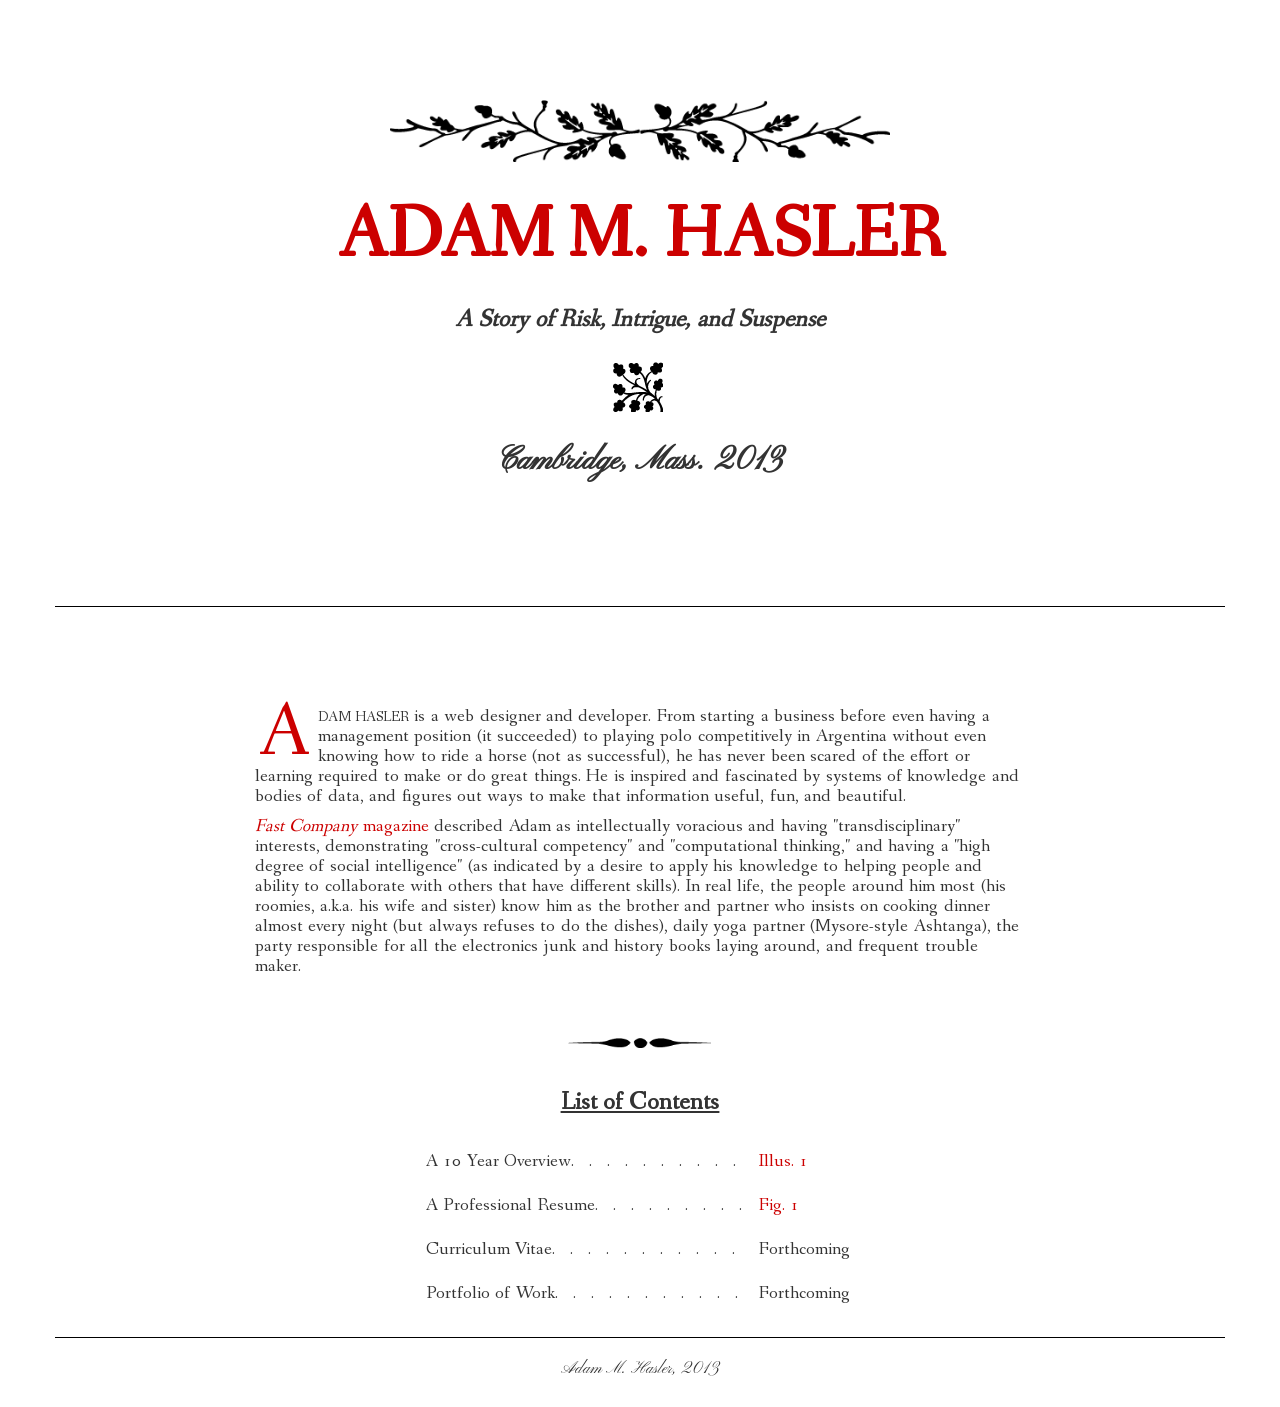
<file: index.html>
<!DOCTYPE html>
<!--[if lt IE 7]>      <html class="no-js lt-ie9 lt-ie8 lt-ie7"> <![endif]-->
<!--[if IE 7]>         <html class="no-js lt-ie9 lt-ie8"> <![endif]-->
<!--[if IE 8]>         <html class="no-js lt-ie9"> <![endif]-->
<!--[if gt IE 8]><!--> <html class="no-js"> <!--<![endif]-->
    <head>
        <link href='http://fonts.googleapis.com/css?family=Pinyon+Script' rel='stylesheet' type='text/css'>
        <meta charset="utf-8">
        <meta http-equiv="X-UA-Compatible" content="IE=edge,chrome=1">
        <title></title>
        <meta name="description" content="">
        <meta name="viewport" content="width=device-width">

        <link rel="stylesheet" href="css/bootstrap.min.css">
        <link rel="stylesheet" href="css/bootstrap-responsive.min.css">
        <link rel="stylesheet" href="css/main.css">

        <script src="js/vendor/modernizr-2.6.2-respond-1.1.0.min.js"></script>
    </head>
    <body>
        <!--[if lt IE 7]>
            <p class="chromeframe">You are using an <strong>outdated</strong> browser. Please <a href="http://browsehappy.com/">upgrade your browser</a> or <a href="http://www.google.com/chromeframe/?redirect=true">activate Google Chrome Frame</a> to improve your experience.</p>
        <![endif]-->
        <div class="container">
            <hgroup>
                <img src="img/top-image.png" alt="top-adornment" />
                <h1>Adam M. Hasler</h1>
                <h3><em>A Story of Risk, Intrigue, and Suspense</em></h3>
                <img src="img/ornament.png" alt="center-ornament" class="center-ornament"/>
                <h2>Cambridge, Mass. 2013</h2>
                <hr>
            </hgroup>
            
            <div class="row">
                <div class="span8 offset2">
                    <p><span>A</span><span class="all-caps">dam Hasler</span>is a web designer and developer. From starting a business before even having a management position (it succeeded) to playing polo competitively in Argentina without even knowing how to ride a horse (not as successful), he has never been scared of the effort or learning required to make or do great things. He is inspired and fascinated by systems of knowledge and bodies of data, and figures out ways to make that information useful, fun, and beautiful.</p>

                    <p><a href="http://www.fastcompany.com/1802731/four-year-career"><em>Fast Company</em> magazine</a> described Adam as intellectually voracious and having "transdisciplinary" interests, demonstrating "cross-cultural competency" and "computational thinking," and having a "high degree of social intelligence" (as indicated by a desire to apply his knowledge to helping people and ability to collaborate with others that have different skills). In real life, the people around him most (his roomies, a.k.a. his wife and sister) know him as the brother and partner who insists on cooking dinner almost every night (but always refuses to do the dishes), daily yoga partner (Mysore-style Ashtanga), the party responsible for all the electronics junk and history books laying around, and frequent trouble maker.</p>
                </div>
            </div> <!--body paragraph --> 

            <img src="img/hr.png" alt="section break" class="center-break" />

            <div class="row">
                <div class="span12 toc">
                    <h3>List of Contents</h3>
                    <table>
                        <tr>
                            <td>A 10 Year Overview<span class="dots">..........</span></td>
                            <td><a href="./tenYear.html">Illus. 1</a></td>
                        </tr>
                        <tr>
                            <td>A Professional Resume<span class="dots">.........</span></td>
                            <td><a href="./resume.html">Fig. 1</a></td>
                        </tr>
                        <tr>
                            <td>Curriculum Vitae<span class="dots">...........</span></td>
                            <td>Forthcoming</td>
                        </tr>
                        <tr>
                            <td>Portfolio of Work<span class="dots">...........</span></td>
                            <td>Forthcoming</td>
                        </tr>
                    </table>
                </div>
            </div><!--TOC-->
            <hr>
            <div class="row">
                <div class="span12 footer">
                    Adam M. Hasler, 2013
                </div>
            </div>




        </div>
        

        <script src="//ajax.googleapis.com/ajax/libs/jquery/1.9.1/jquery.min.js"></script>
        <script>window.jQuery || document.write('<script src="js/vendor/jquery-1.9.1.min.js"><\/script>')</script>

        <script src="js/vendor/bootstrap.min.js"></script>

        <script src="js/main.js"></script>
        <script>document.write('<script src="http://' + (location.host || 'localhost').split(':')[0] + ':35729/livereload.js?snipver=1"></' + 'script>')</script>
    </body>
</html>
</file>
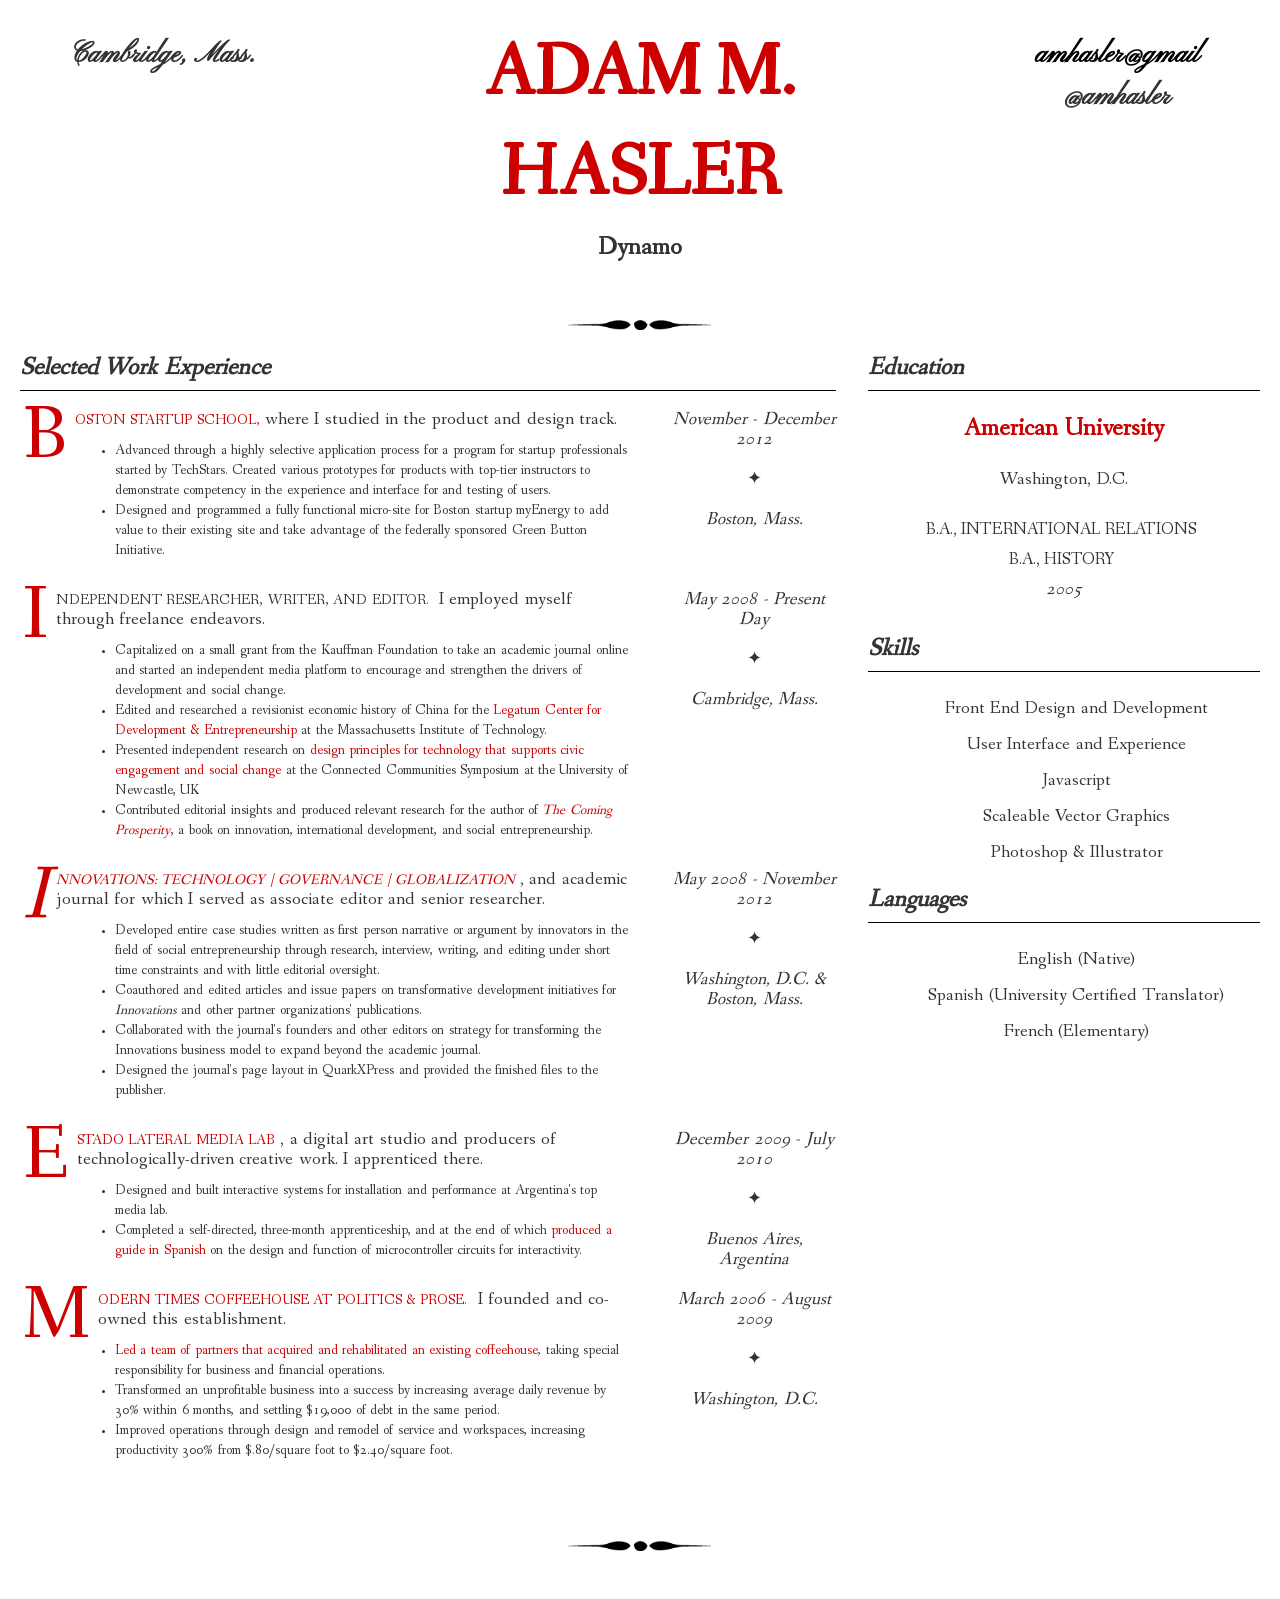
<file: resume.html>
<!DOCTYPE html>
<!--[if lt IE 7]>      <html class="no-js lt-ie9 lt-ie8 lt-ie7"> <![endif]-->
<!--[if IE 7]>         <html class="no-js lt-ie9 lt-ie8"> <![endif]-->
<!--[if IE 8]>         <html class="no-js lt-ie9"> <![endif]-->
<!--[if gt IE 8]><!--> <html class="no-js"> <!--<![endif]-->
    <head>
        <link href='http://fonts.googleapis.com/css?family=Pinyon+Script' rel='stylesheet' type='text/css'>
        <meta charset="utf-8">
        <meta http-equiv="X-UA-Compatible" content="IE=edge,chrome=1">
        <title></title>
        <meta name="description" content="">
        <meta name="viewport" content="width=device-width">

        <link rel="stylesheet" href="css/bootstrap.min.css">
        <style>
            body {
                padding-top: 60px;
                padding-bottom: 40px;
            }
        </style>
        <link rel="stylesheet" href="css/bootstrap-responsive.min.css">
        <link rel="stylesheet" href="css/main.css">

        <script src="js/vendor/modernizr-2.6.2-respond-1.1.0.min.js"></script>
        <style>
            svg {
                width:100%;
            }
        </style>
    </head>
    <body>
        <!--[if lt IE 7]>
            <p class="chromeframe">You are using an <strong>outdated</strong> browser. Please <a href="http://browsehappy.com/">upgrade your browser</a> or <a href="http://www.google.com/chromeframe/?redirect=true">activate Google Chrome Frame</a> to improve your experience.</p>
        <![endif]-->

        <!-- This code is taken from http://twitter.github.com/bootstrap/examples/hero.html -->
        <header class="container-fluid resume-top">
            <div class="row-fluid">
                <div class="span3 header-square">
                    <h2>Cambridge, Mass.</h2>
                </div>
                <div class="span6">
                    <h1>Adam M. Hasler</h1>
                    <h3>Dynamo</h3>
                </div>
                <div class="span3 header-square">
                    <h2><a href="mailto:amhasler@gmail.com">amhasler@gmail</a></h2>
                    <h2>@amhasler</h2>
                </div>

            </div>
            <img src="img/hr.png" alt="section break" class="center-break" />
        </header>

        <div class="main-resume container-fluid">
            <div class="row-fluid work-page">
                <section class="work-ex span8" style="page-break-after: always">
                    <h3><em>Selected Work Experience</em></h3>
                    <div class="job-entry">
                        <div class="job-desc">
                            <p><a href="http://www.bostonstartupschool.com/"><span>B</span><span class="all-caps">oston Startup School,</span></a>where I studied in the product and design track.</p>
                            <ul>
                                <li>Advanced through a highly selective application process for a program for startup professionals started by TechStars. Created various prototypes for products with top-tier instructors to demonstrate competency in the experience and interface for and testing of users.</li>
                                <li>Designed and programmed a fully functional micro-site for Boston startup myEnergy to add value to their existing site and take advantage of the federally sponsored Green Button Initiative.</li>
                            </ul>
                        </div>
                        <p class="job-date">November - December 2012</p>
                        <p class="divider-dot"></p>
                        <p class="job-location">Boston, Mass.</p>
                    </div>
                    <div class="job-entry">
                        <div class="job-desc">
                            <p><span>I</span><span class="all-caps">ndependent Researcher, Writer, and Editor.</span> I employed myself through freelance endeavors.</p>
                            <ul>
                                <li>Capitalized on a small grant from the Kauffman Foundation to take an academic journal online and started an independent media platform to encourage and strengthen the drivers of development and social change.</li>
                                <li>Edited and researched a revisionist economic history of China for the <a href="http://legatum.mit.edu/">Legatum Center for Development &amp; Entrepreneurship</a> at the Massachusetts Institute of Technology.</li>
                                <li>Presented independent research on <a href="http://side-creative.ncl.ac.uk/communities/symposium11/adam-hasler-et-al/">design principles for technology that supports civic engagement and social change</a> at the Connected Communities Symposium at the University of Newcastle, UK</li>
                                  <li>Contributed editorial insights and produced relevant research for the author of <a href="http://thecomingprosperity.blogspot.com/"><em>The Coming Prosperity</em></a>, a book on innovation, international development, and social entrepreneurship.</li>
                            </ul>
                        </div>
                        <p class="job-date">May 2008 - Present Day</p>
                        <p class="divider-dot"></p>
                        <p class="job-location">Cambridge, Mass.</p>
                    </div>
                    <div class="job-entry">
                        <div class="job-desc">
                            <p><em><a href="http://www.mitpressjournals.org/itgg"><span>I</span><span class="all-caps">nnovations: Technology | Governance | Globalization</span></a></em>, and academic journal for which I served as associate editor and senior researcher.</p>
                            <ul>
                                <li>Developed entire case studies written as first person narrative or argument by innovators in the field of social entrepreneurship through research, interview, writing, and editing under short time constraints and with little editorial oversight.</li>
                                  <li>Coauthored and edited articles and issue papers on transformative development initiatives for <em>Innovations</em> and other partner organizations' publications.</li>
                                  <li>Collaborated with the journal's founders and other editors on strategy for transforming the Innovations business model to expand beyond the academic journal.</li>
                                  <li>Designed the journal's page layout in QuarkXPress and provided the finished files to the publisher.</li>
                            </ul>
                        </div>
                        <p class="job-date">May 2008 - November 2012</p>
                        <p class="divider-dot"></p>
                        <p class="job-location">Washington, D.C. &amp; Boston, Mass.</p>
                    </div>
                    <div class="job-entry">
                        <div class="job-desc">
                            <p><a href="http://estadolateral.net/"><span>E</span><span class="all-caps">stado Lateral Media Lab</span></a>, a digital art studio and producers of technologically-driven creative work. I apprenticed there.</p>
                            <ul>
                                <li>Designed and built interactive systems for installation and performance at Argentina's top media lab.</li>
                              <li>Completed a self-directed, three-month apprenticeship, and at the end of which <a href="http://www.projectpageone.com/informes/sobre.html">produced a guide in Spanish</a> on the design and function of microcontroller circuits for interactivity.</li>
                            </ul>
                        </div>
                        <p class="job-date">December 2009 - July 2010</p>
                        <p class="divider-dot"></p>
                        <p class="job-location">Buenos Aires, Argentina</p>
                    </div>
                    <div class="job-entry">
                        <div class="job-desc">
                            <p><a href="http://www.moderntimescoffeehouse.com/"><span>M</span><span class="all-caps">odern Times Coffeehouse at Politics &amp; Prose.</span></a> I founded and co-owned this establishment.</p>
                            <ul>
                                <li><a href="http://www.washingtonpost.com/wp-dyn/content/article/2006/07/25/AR2006072500352.html">Led a team of partners that acquired and rehabilitated an existing coffeehouse</a>, taking special responsibility for business and financial operations.</li>
                                  <li>Transformed an unprofitable business into a success by increasing average daily revenue by 30% within 6 months, and settling $19,000 of debt in the same period.</li>
                                  <li>Improved operations through design and remodel of service and workspaces, increasing productivity 300% from $.80/square foot to $2.40/square foot.</li>
                            </ul>
                        </div>
                        <p class="job-date">March 2006 - August 2009</p>
                        <p class="divider-dot"></p>
                        <p class="job-location">Washington, D.C.</p>
                    </div>
                </section><!--work-ex-->
                <section class="span4 sidebar">
                    <div class="education">
                        <h3><em>Education</em></h3>
                        <div class="school-info">
                            <h3><a href="http://www.american.edu/">American University</a></h3>
                            <p>Washington, D.C.</p>
                            <div class="degrees">
                                <p class="all-caps">B.A., International Relations</p>
                                <p class="all-caps">B.A., History</p>
                                <p><em>2005</em></p>
                            </div>

                        </div>
                    </div>
                    <div class="skills">
                        <h3><em>Skills</em></h3>
                        <ul>
                            <li>Front End Design and Development</li>
                            <li>User Interface and Experience</li>
                            <li>Javascript</li>
                            <li>Scaleable Vector Graphics</li>
                            <li>Photoshop &amp; Illustrator</li>
                        </ul>
                        <h3><em>Languages</em></h3>
                        <ul>
                            <li>English (Native)</li>
                            <li>Spanish (University Certified Translator)</li>
                            <li>French (Elementary)</li>
                        </ul>
                    </div>
                </section> <!--sidebar-->
            </div>
            <img src="img/hr.png" alt="section break" class="center-break" />
        </div>
        

        <script src="//ajax.googleapis.com/ajax/libs/jquery/1.9.1/jquery.min.js"></script>
        <script>window.jQuery || document.write('<script src="js/vendor/jquery-1.9.1.min.js"><\/script>')</script>

        <script src="js/vendor/bootstrap.min.js"></script>

        <script src="js/main.js"></script>
        <script>document.write('<script src="http://' + (location.host || 'localhost').split(':')[0] + ':35729/livereload.js?snipver=1"></' + 'script>')</script>
    </body>
</html>
</file>
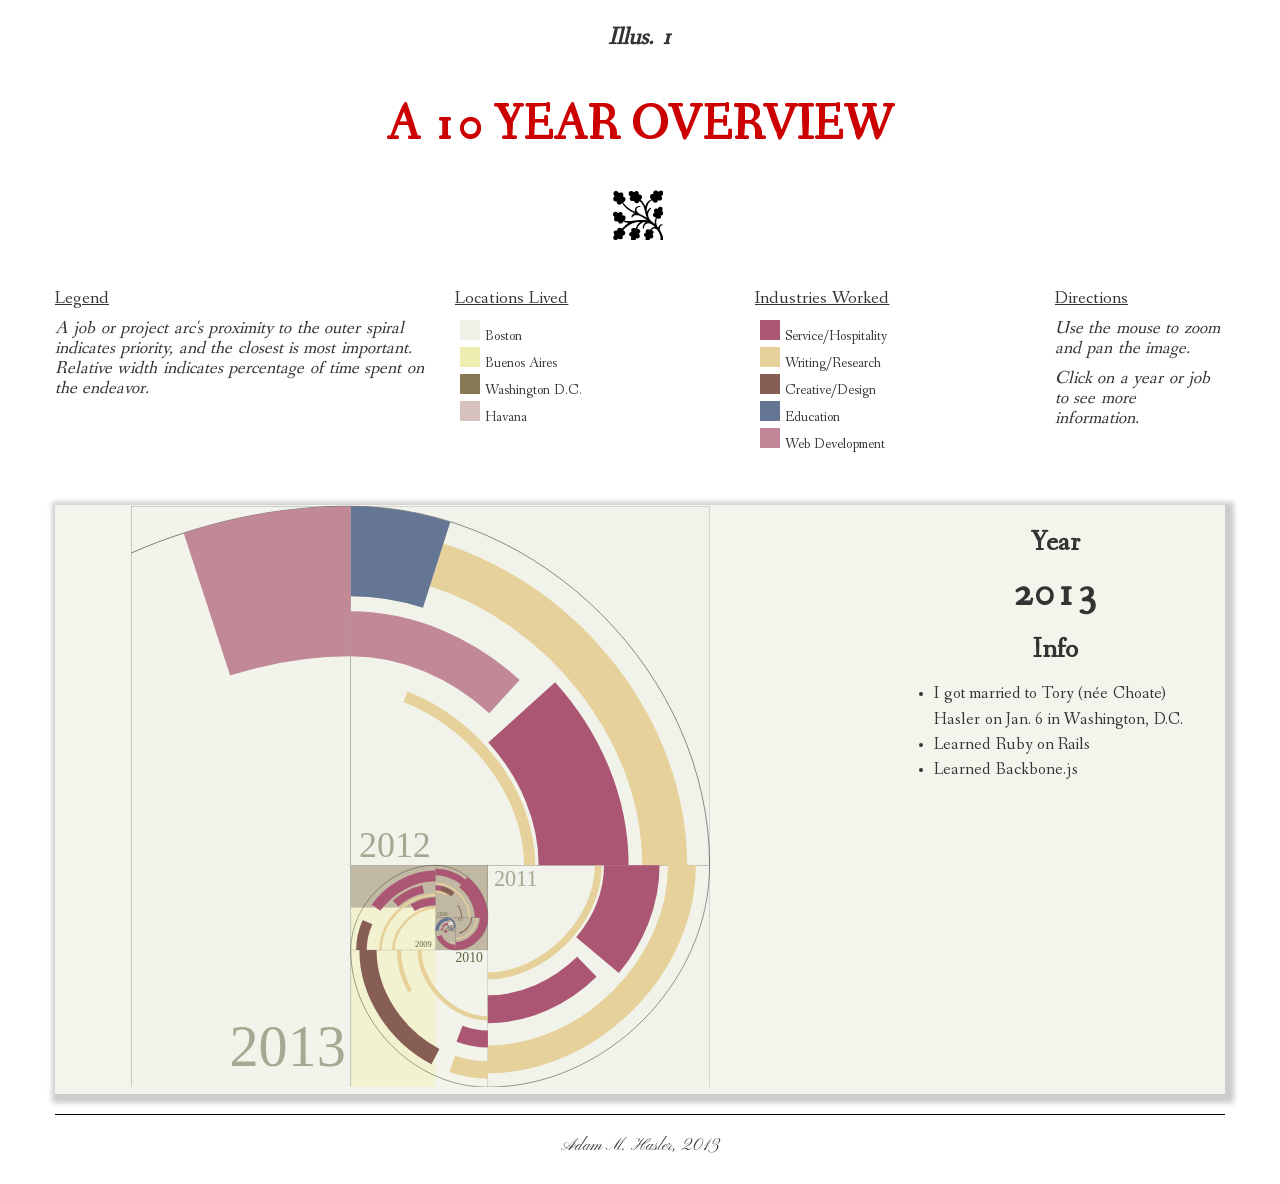
<file: tenYear.html>
<!DOCTYPE html>
<!--[if lt IE 7]>      <html class="no-js lt-ie9 lt-ie8 lt-ie7"> <![endif]-->
<!--[if IE 7]>         <html class="no-js lt-ie9 lt-ie8"> <![endif]-->
<!--[if IE 8]>         <html class="no-js lt-ie9"> <![endif]-->
<!--[if gt IE 8]><!--> <html class="no-js"> <!--<![endif]-->
    <head>
        <script type="text/javascript" src="http://ajax.googleapis.com/ajax/libs/jquery/1.7.1/jquery.min.js"></script>

        <script type="text/javascript" src="js/jquery-svgpan.js"></script>
        <link href='http://fonts.googleapis.com/css?family=Pinyon+Script' rel='stylesheet' type='text/css'>
        <meta charset="utf-8">
        <meta http-equiv="X-UA-Compatible" content="IE=edge,chrome=1">
        <title></title>
        <meta name="description" content="">
        <meta name="viewport" content="width=device-width">

        <link rel="stylesheet" href="css/bootstrap.min.css">
        <link rel="stylesheet" href="css/bootstrap-responsive.min.css">
        <link rel="stylesheet" href="css/main.css">

        

        <script src="js/vendor/modernizr-2.6.2-respond-1.1.0.min.js"></script>
    </head>
    <body>
        <!--[if lt IE 7]>
            <p class="chromeframe">You are using an <strong>outdated</strong> browser. Please <a href="http://browsehappy.com/">upgrade your browser</a> or <a href="http://www.google.com/chromeframe/?redirect=true">activate Google Chrome Frame</a> to improve your experience.</p>
        <![endif]-->
        <div class="container">
            <hgroup class="overview">
                <h3><em>Illus. 1</em></h3>
                <h1>A 10 Year Overview</h1>
                <img src="img/ornament.png" alt="center-ornament" class="center-ornament"/>
                
            </hgroup>
            
            <div class="main container-fluid">
                <div class="row-fluid legend">
                    <div class="row-fluid">
                        <div class="span4">
                            <p>Legend</p>
                            <p><em>A job or project arc's proximity to the outer spiral indicates priority, and the closest is most important. Relative width indicates percentage of time spent on the endeavor.</em></p>
                        </div>
                        <div class="span3 colorblock">
                            <p>Locations Lived</p>
                            <ul>
                                <li><div class="block" id="boston"></div><div>Boston</div></li>
                                <li><div class="block" id="ba"></div><div>Buenos Aires</div></li>
                                <li><div class="block" id="dc"></div><div>Washington D.C.</div></li>
                                <li><div class="block" id="havana"></div><div>Havana</div></li>
                            </ul>
                        </div>
                        <div class="span3 colorblock">
                            <p>Industries Worked</p>
                            <ul>
                                <li><div class="block" id="service"></div><div>Service/Hospitality</div>
                                <li><div class="block" id="writing"></div><div>Writing/Research</div></li>
                                <li><div class="block" id="creative"></div><div>Creative/Design</div></li>
                                <li><div class="block" id="education"></div><div>Education</div></li>
                                <li><div class="block" id="web"></div><div>Web Development</div></li>
                            </ul>
                        </div>
                        <div class="span2 directions">
                            <p>Directions</p>
                                <p><em>Use the mouse to zoom and pan the image.</em></p>
                                <p><em>Click on a year or job to see more information.</em></p>
                            </ul>
                        </div>
                    </div>   
                    
                </div>
                <div class="row-fluid main-visual">
                    <div class="visual">
                        <svg version="1.1" id="Spiral" xmlns="http://www.w3.org/2000/svg" xmlns:xlink="http://www.w3.org/1999/xlink" x="0px" y="0px" width="578.527px" height="582.286px" viewBox="0 0 578.527 582.286" enable-background="new 0 0 578.527 582.286"xml:space="preserve">
                            <g id="viewport">
                                <g id="years">
                                    <g id="one">
                                        <text transform="matrix(1 0 0 1 318.4111 422.3003)" fill="#636342" font-family="'Fanwood-Italic'" font-size="0.25">2001</text>
                                        
                                            <rect id="_x32_001_1_" x="316.724" y="420.119" opacity="0.48" fill="#887853" stroke="#000000" stroke-width="0.25" enable-background="new    " width="2.49" height="2.494"/>
                                    </g>
                                    <g id="two">
                                        <text transform="matrix(1 0 0 1 318.4111 422.9771)" fill="#636342" font-family="'Fanwood-Italic'" font-size="0.25">2002</text>
                                        
                                            <rect id="_x32_002" x="316.724" y="422.613" opacity="0.48" fill="#887853" stroke="#000000" stroke-width="0.25" enable-background="new    " width="2.49" height="2.492"/>
                                    </g>
                                    <g id="three">
                                        <text transform="matrix(1 0 0 1 319.6201 420.6362)" fill="#636342" font-family="'Fanwood-Italic'" font-size="0.5">2003</text>
                                        
                                            <rect id="_x32_003" x="319.216" y="420.119" opacity="0.48" fill="#887853" stroke="#000000" stroke-width="0.25" enable-background="new    " width="4.986" height="4.986"/>
                                    </g>
                                    <g id="four">
                                        <rect x="316.724" y="416.38" opacity="0.48" fill="#D8C2BF" enable-background="new    " width="7.479" height="3.738"/>
                                        <rect x="316.724" y="412.641" opacity="0.48" fill="#887853" enable-background="new    " width="7.479" height="3.738"/>
                                        <text transform="matrix(1 0 0 1 317.0361 419.2896)" fill="#636342" font-family="'Fanwood-Italic'" font-size="0.75">2004</text>
                                    </g>
                                    <g id="five">
                                        <text transform="matrix(1 0 0 1 313.6416 424.481)" fill="#636342" font-family="'Fanwood-Italic'" font-size="1.25">2005</text>
                                        
                                            <rect id="_x32_005" x="304.259" y="412.641" opacity="0.48" fill="#887853" stroke="#000000" stroke-width="0.25" enable-background="new    " width="12.465" height="12.467"/>
                                    </g>
                                    <g id="six">
                                        <text transform="matrix(1 0 0 1 319.2139 427.3442)" fill="#636342" font-family="'Fanwood-Italic'" font-size="2">2006</text>
                                        
                                            <rect id="_x32_006" x="304.259" y="425.106" opacity="0.48" fill="#887853" stroke="#000000" stroke-width="0.25" enable-background="new    " width="19.943" height="19.939"/>
                                    </g>
                                    <g id="seven">
                                        <text transform="matrix(1 0 0 1 325.6826 415.7192)" fill="#636342" font-family="'Fanwood-Italic'" font-size="3.25">2007</text>
                                        
                                            <rect id="_x32_007" x="324.203" y="412.641" opacity="0.48" fill="#887853" stroke="#000000" stroke-width="0.25" enable-background="new    " width="32.405" height="32.406"/>
                                    </g>
                                    <g id="eight">
                                        <text transform="matrix(1 0 0 1 305.8213 410.5718)" fill="#636342" font-family="'Fanwood-Italic'" font-size="5.25">2008</text>
                                        
                                            <rect id="_x32_008" x="304.259" y="360.292" opacity="0.48" fill="#887853" stroke="#000000" stroke-width="0.25" enable-background="new    " width="52.352" height="52.35"/>
                                    </g>
                                    <g id="nine">
                                        <g>
                                            <rect x="219.503" y="360.292" opacity="0.48" fill="#887853" enable-background="new    " width="84.756" height="42.377"/>
                                            <rect x="219.503" y="402.669" opacity="0.48" fill="#EEEEB0" enable-background="new    " width="84.756" height="42.379"/>
                                        </g>
                                        <rect x="219.138" y="360.587" fill="none" width="85" height="84"/>
                                        <text transform="matrix(1 0 0 1 283.6538 441.9468)" fill="#636342" font-family="'Fanwood-Italic'" font-size="8.5">2009</text>
                                    </g>
                                    <g id="ten">
                                        <g>
                                            <polyline opacity="0.48" fill="#EEEEB0" enable-background="new    " points="304.158,445.048 304.158,582.153 219.401,582.153 
                                                219.401,445.048 304.158,445.048                 "/>
                                            <polyline opacity="0.48" fill="#EFF2E8" enable-background="new    " points="304.259,445.048 356.608,445.048 356.608,582.153 
                                                304.259,582.153 304.259,445.048                 "/>
                                        </g>
                                        <text transform="matrix(1 0 0 1 324.2021 456.6138)" fill="#636342" font-family="'Fanwood-Italic'" font-size="13.75">2010</text>
                                        <rect x="219.138" y="444.587" fill="none" width="137" height="138"/>
                                    </g>
                                    <g id="eleven">
                                        <text transform="matrix(1 0 0 1 362.6533 381.481)" fill="#636342" font-family="'Fanwood-Italic'" font-size="22.25">2011</text>
                                        
                                            <rect id="_x32_011" x="356.5" y="360.292" opacity="0.48" fill="#EFF2E8" stroke="#000000" stroke-width="0.25" enable-background="new    " width="221.861" height="221.859"/>
                                    </g>
                                    <g id="twelve">
                                        <text transform="matrix(1 0 0 1 227.6538 352.2788)" fill="#636342" font-family="'Fanwood-Italic'" font-size="36">2012</text>
                                        
                                            <rect id="_x32_012" x="219.29" y="1.223" opacity="0.48" fill="#EFF2E8" stroke="#000000" stroke-width="0.25" enable-background="new    " width="359.071" height="359.07"/>
                                    </g>
                                    <g id="thirteen">
                                        <text transform="matrix(1 0 0 1 98.1646 560.5991)" fill="#636342" font-family="'Fanwood-Italic'" font-size="58.25">2013</text>
                                        <rect x="0.084" y="1.223" fill="none" stroke="#000000" stroke-width="0.25" width="219.206" height="580.93"/>
                                        <g id="_x32_013" opacity="0.48">
                                            <g>
                                                <g>
                                                    <rect x="0.084" y="1.223" fill="#EFF2E8" width="219.206" height="580.93"/>
                                                </g>
                                            </g>
                                        </g>
                                    </g>
                                    
                                        <line opacity="0.48" fill="none" stroke="#000000" stroke-width="0.25" enable-background="new    " x1="304.259" y1="445.048" x2="219.503" y2="445.048"/>
                                </g>
                                <g id="Outer_Spiral">
                                    <path id="_x32_013s_1_" fill="none" stroke="#000000" stroke-width="0.5" d="M0.206,47.917
                                        C68.636,18.001,142.872,1.235,219.303,1.235"/>
                                    <path id="_x32_012s" fill="none" stroke="#000000" stroke-width="0.44" d="M578.373,360.305
                                        c0-190.405-168.49-359.07-359.071-359.07"/>
                                    <path id="_x32_011s" fill="none" stroke="#000000" stroke-width="0.4" d="M578.373,360.305
                                        c0,117.646-104.104,221.859-221.861,221.859"/>
                                    <path id="_x32_010s" fill="none" stroke="#000000" stroke-width="0.36" d="M219.516,445.061
                                        c0,72.703,64.283,137.104,136.998,137.104"/>
                                    <path id="_x32_009s" fill="none" stroke="#000000" stroke-width="0.32" d="M219.516,445.061c0-44.941,39.771-84.756,84.755-84.756
                                        "/>
                                    <path id="_x32_008s" fill="none" stroke="#000000" stroke-width="0.28" d="M356.622,412.653c0-27.758-24.563-52.348-52.351-52.348
                                        "/>
                                    <path id="_x32_007s" fill="none" stroke="#000000" stroke-width="0.24" d="M356.622,412.653c0,17.188-15.207,32.408-32.406,32.408
                                        "/>
                                    <path id="_x32_006s" fill="none" stroke="#000000" stroke-width="0.2" d="M304.271,425.119c0,10.572,9.356,19.939,19.942,19.939"
                                        />
                                    <path id="_x32_005s" fill="none" stroke="#000000" stroke-width="0.16" d="M304.271,425.119c0-6.609,5.851-12.467,12.466-12.467"
                                        />
                                    <path id="_x32_004s" fill="none" stroke="#000000" stroke-width="0.12" d="M324.215,420.132c0-3.965-3.51-7.479-7.479-7.479"/>
                                    <path id="_x32_003s" fill="none" stroke="#000000" stroke-width="0.08" d="M324.215,420.132c0,2.645-2.34,4.986-4.984,4.986"/>
                                    <path id="_x32_002s" fill="none" stroke="#000000" stroke-width="0.04" d="M316.737,422.626c0,1.321,1.17,2.492,2.489,2.492"/>
                                    <path id="_x32_001s" fill="none" stroke="#000000" stroke-width="0.04" d="M316.737,422.626c0-1.322,1.17-2.494,2.489-2.494"/>
                                </g>
                                <g id="Jobs">
                                    <g id="AU">
                                        <path fill="none" stroke="#647693" stroke-width="3.125" stroke-miterlimit="10" d="M316.747,414.228
                                            c-5.707,0-10.902,5.195-10.902,10.902"/>
                                        <path fill="none" stroke="#647693" stroke-width="1.875" stroke-miterlimit="10" d="M323.288,420.142
                                            c0-3.422-3.119-6.541-6.541-6.541"/>
                                        <path fill="none" stroke="#647693" stroke-width="1.25" stroke-miterlimit="10" d="M319.237,424.503
                                            c2.281,0,4.361-2.078,4.361-4.361"/>
                                        <path fill="none" stroke="#647693" stroke-width="0.625" stroke-miterlimit="10" d="M317.058,422.636
                                            c0,1.141,1.039,2.18,2.18,2.18"/>
                                        <path fill="none" stroke="#647693" stroke-width="0.625" stroke-miterlimit="10" d="M317.956,420.91
                                            c-0.533,0.41-0.896,1.053-0.896,1.729"/>
                                    </g>
                                    <g id="Sirius">
                                        <path fill="#AB5673" stroke="#AB5673" stroke-width="0.3125" stroke-miterlimit="10" d="M318.376,423.447
                                            c0.232,0.242,0.553,0.402,0.871,0.402"/>
                                        <path fill="none" stroke="#AB5673" stroke-width="0.625" stroke-miterlimit="10" d="M319.249,422.527
                                            c1.256,0,2.486-1.23,2.486-2.486"/>
                                        <path fill="none" stroke="#AB5673" stroke-width="0.9375" stroke-miterlimit="10" d="M318.351,416.74
                                            c-0.498-0.271-1.043-0.428-1.594-0.428"/>
                                        <path fill="none" stroke="#AB5673" stroke-width="1.5625" stroke-miterlimit="10" d="M316.759,418.884
                                            c-2.137,0-4.242,1.428-5.371,3.324"/>
                                    </g>
                                    <path id="OAS" fill="none" stroke="#7D704F" stroke-width="0.234" stroke-miterlimit="10" d="M319.427,416.101
                                        c-0.789-0.562-1.719-0.902-2.668-0.902"/>
                                    <g id="Bucks">
                                        <path fill="none" stroke="#AB5673" stroke-width="1.563" stroke-miterlimit="10" d="M311.27,422.696
                                            c-0.416,0.805-0.656,1.678-0.656,2.557"/>
                                        <path fill="none" stroke="#AB5673" stroke-width="2.5" stroke-miterlimit="10" d="M314.361,425.249
                                            c0,0.91,0.164,1.818,0.459,2.695"/>
                                    </g>
                                    <g id="modernTimes">
                                        <path fill="none" stroke="#AB5673" stroke-width="5" stroke-miterlimit="10" d="M307.86,430.771
                                            c2.525,6.633,9.199,11.77,16.375,11.77"/>
                                        <path fill="none" stroke="#AB5673" stroke-width="8.125" stroke-miterlimit="10" d="M324.235,440.98
                                            c14.834,0,28.344-13.51,28.344-28.348"/>
                                        <path fill="none" stroke="#AB5673" stroke-width="6.5625" stroke-miterlimit="10" d="M332.124,377.121
                                            c-7.893-6.348-17.67-10.271-27.832-10.271"/>
                                        <path fill="none" stroke="#AB5673" stroke-width="13.125" stroke-miterlimit="10" d="M350.079,412.634
                                            c0-13.801-7.236-26.893-17.955-35.514"/>
                                        <path fill="none" stroke="#AB5673" stroke-width="10.625" stroke-miterlimit="10" d="M304.292,370.912
                                            c-23.477,0-45.685,12.938-59.562,31.75"/>
                                    </g>
                                    <path id="TA" fill="none" stroke="#E7D19B" stroke-width="0.234" stroke-miterlimit="10" d="M319.853,415.992
                                        c-0.887-0.688-1.971-1.107-3.096-1.107"/>
                                    <g id="PP1">
                                        <path fill="none" stroke="#E7D19B" stroke-width="0.625" stroke-miterlimit="10" d="M318.989,436.8
                                            c1.633,0.791,3.418,1.24,5.246,1.24"/>
                                        <path fill="none" stroke="#E7D19B" stroke-width="1.0156" stroke-miterlimit="10" d="M324.235,433.667
                                            c11.008,0,21.031-10.023,21.031-21.033"/>
                                        <path fill="none" stroke="#E7D19B" stroke-width="1.64" stroke-miterlimit="10" d="M338.269,412.634
                                            c0-17.779-16.193-33.973-33.977-33.973"/>
                                        <path fill="none" stroke="#E7D19B" stroke-width="2.656" stroke-miterlimit="10" d="M304.292,390.037
                                            c-28.789,0-55.005,26.217-55.005,55.006"/>
                                        <path fill="none" stroke="#E7D19B" stroke-width="4.297" stroke-miterlimit="10" d="M267.662,445.042
                                            c0,14.553,4.137,28.699,11.244,41.271"/>
                                    </g>
                                    <g id="Innovations">
                                        <path fill="none" stroke="#E7D19B" stroke-width="1.64" stroke-miterlimit="10" d="M315.427,389.513
                                            c-3.48-1.881-7.299-2.979-11.135-2.979"/>
                                        <path fill="none" stroke="#E7D19B" stroke-width="2.656" stroke-miterlimit="10" d="M304.292,402.787
                                            c-21.324,0-42.255,20.93-42.255,42.256"/>
                                        <path fill="none" stroke="#E7D19B" stroke-width="4.297" stroke-miterlimit="10" d="M288.286,445.042
                                            c0,34.496,33.807,68.354,68.248,68.354"/>
                                        <path fill="none" stroke="#E7D19B" stroke-width="6.953" stroke-miterlimit="10" d="M356.532,470.896
                                            c55.822,0,110.611-54.787,110.611-110.609"/>
                                        <path fill="none" stroke="#E7D19B" stroke-width="11.25" stroke-miterlimit="10" d="M398.394,360.287
                                            c0-71.734-55.885-142.414-124.132-168.517"/>
                                    </g>
                                    <g id="model">
                                        <path fill="none" stroke="#875E54" stroke-width="1.0156" stroke-miterlimit="10" d="M327.905,428.269
                                            c6.729-1.906,12.486-8.719,12.486-15.637"/>
                                        <path fill="none" stroke="#875E54" stroke-miterlimit="10" d="M330.394,412.634c0-4.352-1.41-8.674-3.775-12.516"/>
                                    </g>
                                    <g id="lateral">
                                        <path fill="none" stroke="#875E54" stroke-width="10.625" stroke-miterlimit="10" d="M236.288,417.091
                                            c-3.919,8.77-6.127,18.252-6.127,27.951"/>
                                        <path fill="none" stroke="#875E54" stroke-width="17.1875" stroke-miterlimit="10" d="M236.724,445.042
                                            c0,44.385,28.561,85.967,67.464,106.512"/>
                                    </g>
                                    <path id="lpl" fill="none" stroke="#875E54" stroke-width="5" stroke-miterlimit="10" d="M321.671,389.429
                                        c-3.359-2.836-7.307-4.938-11.484-5.938"/>
                                    <g id="comet">
                                        <path fill="none" stroke="#AB5673" stroke-width="5" stroke-miterlimit="10" d="M310.31,383.517
                                            c-1.971-0.479-3.986-0.73-6.018-0.73"/>
                                        <path fill="none" stroke="#AB5673" stroke-width="8" stroke-miterlimit="10" d="M304.292,396.187
                                            c-7.979,0-15.82,2.396-22.807,6.475"/>
                                    </g>
                                    <path id="onthefly" fill="none" stroke="#AB5673" stroke-width="8" stroke-miterlimit="10" d="M292.034,384.154
                                        c-10.232,2.305-19.801,7.396-27.774,14.354"/>
                                    <g id="independent">
                                        <path fill="none" stroke="#E7D19B" stroke-width="17.1875" stroke-miterlimit="10" d="M321.038,558.841
                                            c11.402,3.951,23.396,6.117,35.604,6.117"/>
                                        <path fill="none" stroke="#E7D19B" stroke-width="27.8125" stroke-miterlimit="10" d="M356.644,554.365
                                            c101.574,0,194.08-92.504,194.08-194.078"/>
                                        <path fill="none" stroke="#E7D19B" stroke-width="45" stroke-miterlimit="10" d="M533.394,360.287
                                            c0-134.948-100.895-260.003-227.979-300.454"/>
                                    </g>
                                    <path id="bss" fill="none" stroke="#647693" stroke-width="90" stroke-miterlimit="10" d="M305.413,59.833
                                        c-27.708-8.82-56.664-13.617-86.088-13.617"/>
                                    <g id="garden">
                                        <path fill="none" stroke="#AB5673" stroke-width="17.188" stroke-miterlimit="10" d="M328.249,528.767
                                            c9.045,3.385,18.627,5.254,28.395,5.254"/>
                                        <path fill="none" stroke="#AB5673" stroke-width="27.813" stroke-miterlimit="10" d="M356.532,504.271
                                            c37.127,0,72.621-16.658,99.08-42.572"/>
                                    </g>
                                    <g id="icob">
                                        <path fill="none" stroke="#AB5673" stroke-width="55.625" stroke-miterlimit="10" d="M466.294,450.146
                                            c21.09-25.209,34.227-56.893,34.227-89.859"/>
                                        <path fill="none" stroke="#AB5673" stroke-width="90" stroke-miterlimit="10" d="M452.394,360.287
                                            c0-56.688-23.992-111.021-61.918-152.948"/>
                                    </g>
                                    <g id="devdesign">
                                        <path fill="none" stroke="#C18896" stroke-width="45" stroke-miterlimit="10" d="M373.245,191.609
                                            c-42.059-38.438-96.794-62.803-153.92-62.803"/>
                                        <path fill="none" stroke="#C18896" stroke-width="150" stroke-miterlimit="10" d="M219.324,76.217
                                            c-48.438,0-96.567,7.752-143.639,23.094"/>
                                    </g>
                                </g>
                            </g>
                            </svg>
                    </div>
                    <div class="job-year-info pull-right">
                        <div class="job-year-header">
                            <h3 id="header_place">Year</h3>
                            <br>
                            <h3 id="title_place">2013</h3>
                        </div>
                        <div class="job-year-details">
                            <h3>Info</h3>
                            <div id="info">
                                <ul>
                                    <li>I got married to Tory (n&eacute;e Choate) Hasler on Jan. 6 in Washington, D.C.</li>
                                    <li>Learned Ruby on Rails</li>
                                    <li>Learned Backbone.js</li>
                                </ul>
                            </div>
                        </div>
                </div>
                </div>
                
            </div>


            
            <hr>

            <div class="row">
                <div class="span12 footer">
                    Adam M. Hasler, 2013
                </div>
            </div>

        </div>
        



        <script src="js/vendor/bootstrap.min.js"></script>

        <script src="js/main.js"></script>
        <!--<script>document.write('<script src="http://' + (location.host || 'localhost').split(':')[0] + ':35729/livereload.js?snipver=1"></' + 'script>')</script>-->
        <script src="js/info_vis.js"></script>


        <script type="text/javascript">




$(document).ready(function() {

  $('svg').svgPan('viewport');
});


    </script>
    </body>
</html>
</file>
<file: css/main.css>
/* ==========================================================================
   Author's custom styles
   ========================================================================== */


@font-face {
	font-family: 'fanwood';
	src: url('../fonts/fanwood/fanwood_text-webfont.eot'); /* IE9 Compat Modes */
	src:  url('../fonts/fanwood/fanwood_text-webfont?#iefix')  format('embedded-opentype'), /* IE6-IE8 */
	     url('../fonts/fanwood/fanwood_text-webfont.woff') format('woff'), /* Modern Browsers */
	     url('../fonts/fanwood/fanwood_text-webfont.ttf')  format('truetype'), /* Safari, Android, iOS */
	     url('../fonts/fanwood/fanwood_text-webfont.svg') format('svg'); /* Legacy iOS */
}

body {
word-spacing: 0.1em;
margin: 0 auto;
padding-bottom: 2em;
padding-top:0px;
font-family:"fanwood",serif;
}

a, a:hover {
	color:#CC0000;
}

p, td {
	font-size:large;
}

.all-caps {
	text-transform:uppercase;
	font-size:.8em;
	padding-right:5px;
}

p span:first-child { 
	float: left; 
	color:#CC0000;
	font-size: 75px; 
	line-height: 55px; 
	padding-top: 4px; 
	padding-right: 8px; 
	padding-left: 3px;
}

h1, h2, h3{
	padding: 0;
	margin: 0;
	border: 0;
	text-align: center;
	clear: both;
}

h1, h2 {
	line-height: 100px;
}

h2, .footer {
	font-family: 'Pinyon Script', cursive;
}

.footer {
	text-align:center;
	font-size:1.2em;
}

h1 {
	margin-top: 30px;
	font-size: 72px;
	text-transform: uppercase;
	color:#CC0000;
}

hgroup img:first-child {
	height:auto;
	width:500px;
	margin:100px 0px 0px -250px;
	position:relative;
	left:50%;

}

img.center-ornament {
	left:50%;
	position:relative;
	margin-left:-27px;
}

img.center-break {
	height:10px;
	width:auto;
	position:relative;
	left:50%;
	margin-left:-72px;
	margin-top:50px;
	margin-bottom:20px;
}

hgroup h2 {
	margin-bottom:8%;
}

hgroup h1 {
	margin-bottom:10px;
}

hgroup h3 {
	margin-bottom:20px;
}

hr {
	border-top:1px solid #000;
}

hgroup {
	margin-bottom:100px;
}


.toc h3 {
	line-height:3em;
	text-align:center;
	text-decoration: underline;
}

.toc table {
	left:50%;
	margin-left:-215px;
	position:relative;
}

.toc tr {
	line-height:3em;
}

.dots {
	letter-spacing:15px;
}

hgroup.overview {
	margin-top:20px;
}

hgroup.overview h1 {
	font-size:3.5em;
	margin-top:0px;
}

svg {
	overflow: hidden;
	position:relative;
	width:100%;
	padding-left:50px;
}

.main-visual {
	background-color:rgba(228,227,211,.4);
		-moz-box-shadow:    3px 3px 5px 6px #ccc;
	  -webkit-box-shadow: 3px 3px 5px 6px #ccc;
	  box-shadow:         3px 3px 5px 6px #ccc;
}



#Jobs > g:hover path, #Jobs > path:hover  {
  stroke:#666;
}

#years > g:hover > rect {
  fill:#666;
}

#textbox {
	float:left;
}

.visual {
	display:block;
	float:left;
	min-width:580px;
	width:50%;
	position:relative;
	display:block;
	margin-left:2%;
}

.legend {
	margin:-50px 0px 50px;
}

.legend h3 {
	font-size:2.5em;
	font-style:italic;
	text-align:left;

}

.legend > div > div > p:first-child {
	text-decoration: underline;
}


.legend > h3:first-child {
	text-decoration:underline;
	text-align:left;
}


.legend ul {
	text-align:left;
	list-style: none;
	margin:0;
}

.block {
	height:20px;
	width:20px;
	background-color:red;
	margin:0px 5px;
}

li div {
	display: inline-block;
	width: 120px;
}

.directions li {
	margin:10px 0px;
	font-size: 1.5em;
	font-weight:bold;
}

.main {
	padding:0;
}

.visual p {
	margin-bottom:20px;
}

.job-year-header h3:last-child {
	font-size:3em;
	line-height:1.2em;
}

.job-year-header {
	line-height: .5em;
}

.visual {
}

div.job-year-info {
	margin-top:20px;
	padding-left:20px ;
	float:right;
	display:block;
	width:25%;
	margin-left:2%;
	margin-right:2%;

}

.job-year-info h3 {
	font-size:2em;
	font-weight:700;
}

.job-year-info ul {
	margin-top:10px;
}

.job-year-info li {
	font-size:1.2em;
	line-height:1.5em;

}

#info-vis-center {
	margin-top:10px;
	margin-bottom:10px;
}

@media (max-width: 979px) {
  svg, .job-year-info {
  	width:100%
  }
}

.job-year-details {
	margin-top:10px;
}

#boston {
	background-color:rgb(239,242,232);
}

#ba {
	background-color:rgb(238,238,176);
}

#dc {
	background-color:#887853;
}

#havana {
	background-color:rgb(216,194,191);
}

#service {
	background-color:rgb(171,86,115);
}

#writing {
	background-color:rgb(231,209,155);
}

#creative {
	background-color:rgb(135,94,84);
}

#education {
	background-color:rgb(100,118,147);
}

#web {
	background-color:rgb(193,135,150);
}

.resume-top h2 {
	font-size:2em;
	line-height:1.5em;
}

.resume-top a {
	color:black;
}

.header-square {
	padding:35px 20px 0px;
}

.break {
	width:100%;
}

.main-resume h3 {
	text-align:left;
}

.job-desc {
	width:75%;
	padding-right:10px;
	float:left;
	margin-bottom:20px;
}



.job-date, .job-location {
	width:20%;
	text-align:center;
	float:right;
	margin-bottom:20px;
	font-style: italic;
}

.divider-dot {
	width:20%;
	text-align:center;
	float:right;
	margin-bottom:20px;
}

.job-desc, .job-date, .job-location {
	display:block;
}

.job-desc ul {
	padding-left:70px;
}

.work-ex h3, .sidebar h3 {
	border-bottom: 1px black solid;
	margin-bottom:20px;
}

.divider-dot::after {
	content: "\2726";
}

.sidebar ul {
	font-size:large;
	list-style: none;
}

.sidebar li {
	line-height:2em;
}

.school-info h3 {
	border:0px;
	text-align:center;
}

.school-info, .skills li {
	text-align:center;
}

.degrees {
	margin:30px 0px;
	font-size:1.5em;
}

@media print {
	* {
		float:none;
	}

	h1 {
		font-size:3em;
	}

	.header-square h2 {
		font-size:14pt;
		font-style:italic;
	}

	h1, h2 {
		line-height: 1em;
	}

	.header-square a:after, p a:first-child:after, .school-info a:after {
     display: none;
    }

    section.sidebar {
    	page-break-before:always;
    }

}
</file>
